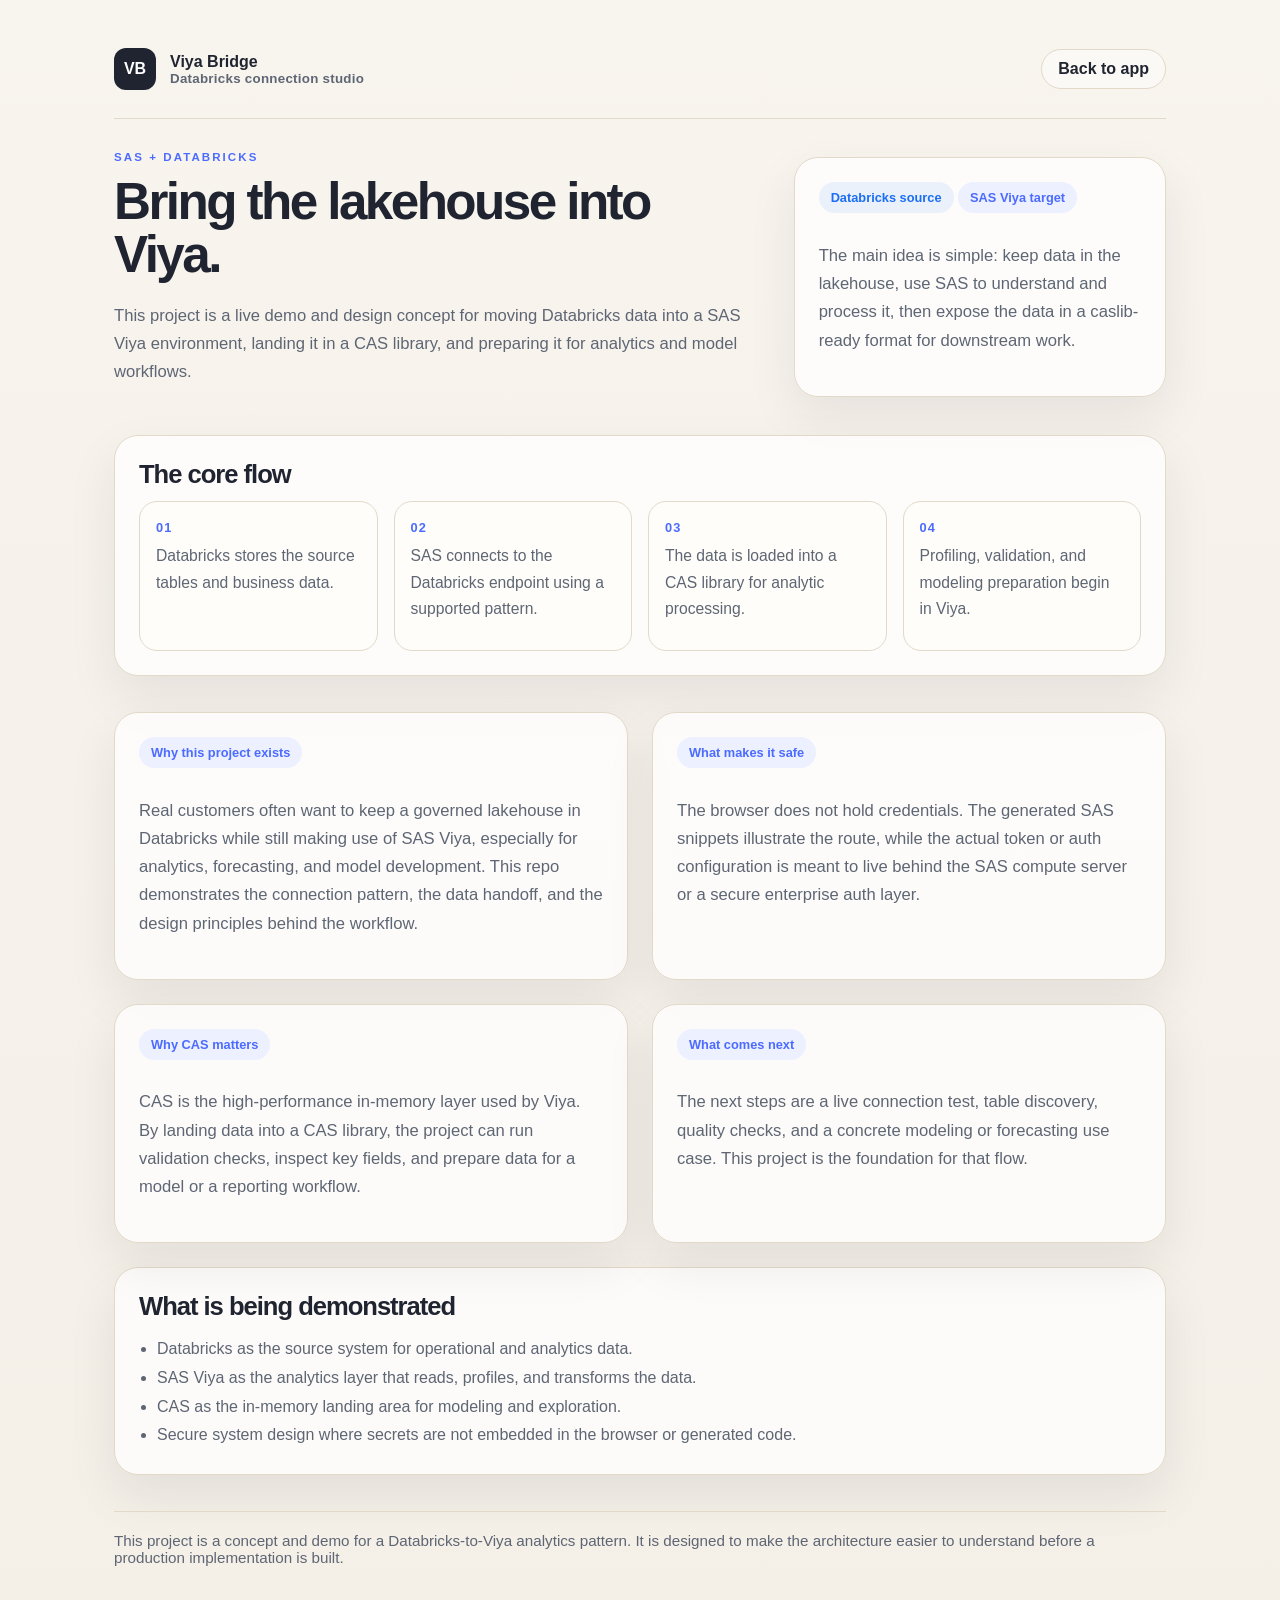
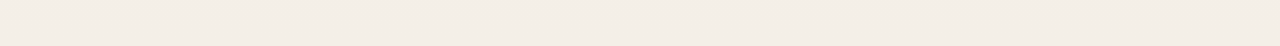
<file: webapp/overview.html>
<!doctype html>
<html lang="en">
<head>
  <meta charset="UTF-8">
  <meta name="viewport" content="width=device-width, initial-scale=1.0">
  <title>Viya + Databricks Overview</title>
  <style>
    :root {
      --bg: #f5f1e8;
      --ink: #1f2430;
      --muted: #5e6674;
      --panel: #fffdf9;
      --line: #e2d9c9;
      --brand: #4c6bff;
      --brand-soft: #ecf0ff;
      --databricks: #1b6ef5;
      --gold: #d7a946;
      --shadow: 0 20px 50px rgba(25, 31, 40, 0.08);
    }

    * { box-sizing: border-box; }

    body {
      margin: 0;
      font-family: "Segoe UI", Tahoma, Geneva, Verdana, sans-serif;
      background: linear-gradient(180deg, #f8f4ee 0%, #f4efe7 100%);
      color: var(--ink);
    }

    .page {
      max-width: 1100px;
      margin: 0 auto;
      padding: 32px 24px 80px;
    }

    .topbar {
      display: flex;
      align-items: center;
      justify-content: space-between;
      padding: 16px 0 28px;
      border-bottom: 1px solid var(--line);
      margin-bottom: 32px;
    }

    .brand {
      display: flex;
      align-items: center;
      gap: 14px;
      font-weight: 700;
      text-decoration: none;
      color: var(--ink);
    }

    .brand-mark {
      width: 42px;
      height: 42px;
      border-radius: 12px;
      background: var(--ink);
      color: white;
      display: grid;
      place-items: center;
      font-size: 16px;
      font-weight: 800;
    }

    .brand small {
      display: block;
      color: var(--muted);
      font-weight: 600;
      letter-spacing: 0.02em;
    }

    .nav-link {
      color: var(--ink);
      text-decoration: none;
      border: 1px solid var(--line);
      background: rgba(255,255,255,0.4);
      padding: 10px 16px;
      border-radius: 999px;
      font-weight: 600;
    }

    h1 {
      margin: 0 0 20px;
      font-size: clamp(2.2rem, 4vw, 4rem);
      line-height: 1.04;
      letter-spacing: -0.05em;
    }

    h2 {
      margin: 0 0 12px;
      font-size: clamp(1.5rem, 2vw, 2.4rem);
      letter-spacing: -0.04em;
    }

    p {
      color: var(--muted);
      line-height: 1.7;
      font-size: 1.04rem;
    }

    .hero {
      display: grid;
      grid-template-columns: 1.4fr 0.8fr;
      gap: 28px;
      align-items: center;
      margin-bottom: 32px;
    }

    .eyebrow {
      text-transform: uppercase;
      letter-spacing: 0.18em;
      font-size: 0.72rem;
      font-weight: 700;
      color: var(--brand);
      margin-bottom: 12px;
    }

    .hero-card, .panel {
      background: rgba(255,255,255,0.75);
      border: 1px solid var(--line);
      border-radius: 24px;
      box-shadow: var(--shadow);
      padding: 24px;
    }

    .stack {
      display: grid;
      gap: 24px;
    }

    .flow {
      display: grid;
      grid-template-columns: repeat(4, minmax(180px, 1fr));
      gap: 16px;
      margin-top: 12px;
    }

    .step {
      background: var(--panel);
      border: 1px solid var(--line);
      border-radius: 18px;
      padding: 18px 16px;
      min-height: 150px;
    }

    .step strong {
      display: block;
      margin-bottom: 8px;
      font-size: 0.8rem;
      letter-spacing: 0.08em;
      text-transform: uppercase;
      color: var(--brand);
    }

    .step p {
      margin: 0;
      font-size: 0.98rem;
    }

    .grid {
      display: grid;
      grid-template-columns: repeat(2, minmax(0, 1fr));
      gap: 24px;
      margin-top: 12px;
    }

    .badge {
      display: inline-block;
      padding: 8px 12px;
      border-radius: 999px;
      margin-bottom: 12px;
      font-weight: 700;
      font-size: 0.8rem;
      background: var(--brand-soft);
      color: var(--brand);
    }

    .databricks-badge {
      background: rgba(27, 110, 245, 0.08);
      color: var(--databricks);
    }

    ul {
      margin: 14px 0 0 18px;
      padding: 0;
      color: var(--muted);
      line-height: 1.8;
    }

    .footer-note {
      margin-top: 36px;
      padding-top: 20px;
      border-top: 1px solid var(--line);
      color: var(--muted);
      font-size: 0.95rem;
    }

    @media (max-width: 820px) {
      .hero, .grid, .flow {
        grid-template-columns: 1fr;
      }

      .topbar {
        flex-direction: column;
        align-items: flex-start;
        gap: 16px;
      }
    }
  </style>
</head>
<body>
  <div class="page">
    <header class="topbar">
      <a class="brand" href="index.html">
        <span class="brand-mark">VB</span>
        <span>
          <strong>Viya Bridge</strong>
          <small>Databricks connection studio</small>
        </span>
      </a>
      <a class="nav-link" href="index.html">Back to app</a>
    </header>

    <main>
      <section class="hero">
        <div>
          <div class="eyebrow">SAS + Databricks</div>
          <h1>Bring the lakehouse into Viya.</h1>
          <p>
            This project is a live demo and design concept for moving Databricks data into a SAS Viya environment,
            landing it in a CAS library, and preparing it for analytics and model workflows.
          </p>
        </div>
        <div class="hero-card">
          <div class="badge databricks-badge">Databricks source</div>
          <div class="badge">SAS Viya target</div>
          <p>
            The main idea is simple: keep data in the lakehouse, use SAS to understand and process it, then expose the data
            in a caslib-ready format for downstream work.
          </p>
        </div>
      </section>

      <section class="stack">
        <div class="panel">
          <h2>The core flow</h2>
          <div class="flow">
            <div class="step">
              <strong>01</strong>
              <p>Databricks stores the source tables and business data.</p>
            </div>
            <div class="step">
              <strong>02</strong>
              <p>SAS connects to the Databricks endpoint using a supported pattern.</p>
            </div>
            <div class="step">
              <strong>03</strong>
              <p>The data is loaded into a CAS library for analytic processing.</p>
            </div>
            <div class="step">
              <strong>04</strong>
              <p>Profiling, validation, and modeling preparation begin in Viya.</p>
            </div>
          </div>
        </div>

        <div class="grid">
          <div class="panel">
            <div class="badge">Why this project exists</div>
            <p>
              Real customers often want to keep a governed lakehouse in Databricks while still making use of SAS Viya,
              especially for analytics, forecasting, and model development. This repo demonstrates the connection pattern,
              the data handoff, and the design principles behind the workflow.
            </p>
          </div>

          <div class="panel">
            <div class="badge">What makes it safe</div>
            <p>
              The browser does not hold credentials. The generated SAS snippets illustrate the route, while the actual token
              or auth configuration is meant to live behind the SAS compute server or a secure enterprise auth layer.
            </p>
          </div>

          <div class="panel">
            <div class="badge">Why CAS matters</div>
            <p>
              CAS is the high-performance in-memory layer used by Viya. By landing data into a CAS library, the project can
              run validation checks, inspect key fields, and prepare data for a model or a reporting workflow.
            </p>
          </div>

          <div class="panel">
            <div class="badge">What comes next</div>
            <p>
              The next steps are a live connection test, table discovery, quality checks, and a concrete modeling or forecasting use case.
              This project is the foundation for that flow.
            </p>
          </div>
        </div>
      </section>

      <section class="panel" style="margin-top: 24px;">
        <h2>What is being demonstrated</h2>
        <ul>
          <li>Databricks as the source system for operational and analytics data.</li>
          <li>SAS Viya as the analytics layer that reads, profiles, and transforms the data.</li>
          <li>CAS as the in-memory landing area for modeling and exploration.</li>
          <li>Secure system design where secrets are not embedded in the browser or generated code.</li>
        </ul>
      </section>

      <div class="footer-note">
        This project is a concept and demo for a Databricks-to-Viya analytics pattern. It is designed to make the architecture easier to understand before a production implementation is built.
      </div>
    </main>
  </div>
</body>
</html>
</file>
